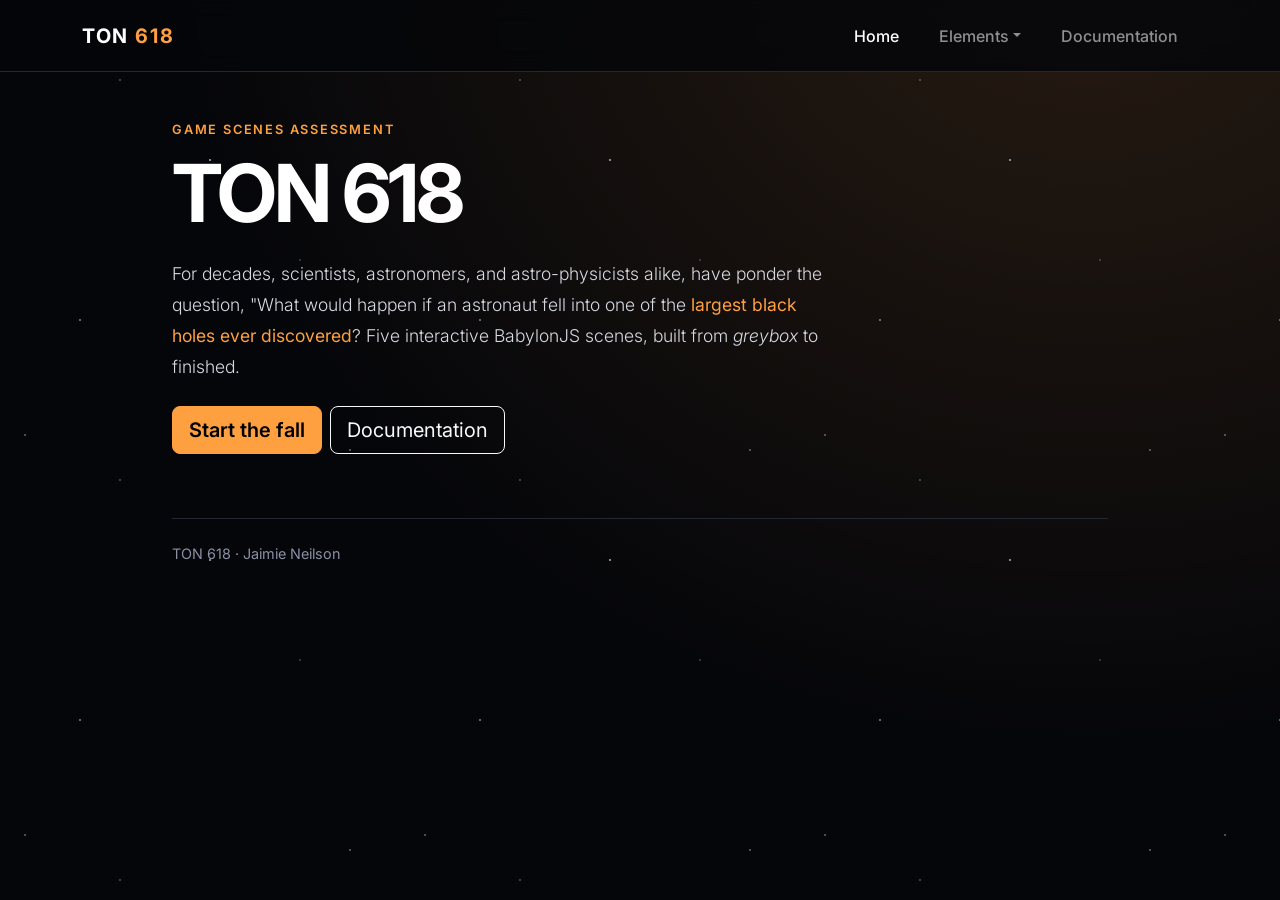
<file: index.html>
﻿<!DOCTYPE html>
<html lang="en" data-bs-theme="dark">
<head>
  <meta charset="UTF-8">
  <meta name="viewport" content="width=device-width, initial-scale=1.0">
  <meta name="description" content="TON 618: five interactive BabylonJS scenes following an astronaut falling into a supermassive black hole.">
  <title>Home | TON 618</title>
  <!-- Bootstrap: the CSS framework that handles the layout, menu and buttons -->
  <link rel="stylesheet" href="https://cdn.jsdelivr.net/npm/bootstrap@5.3.3/dist/css/bootstrap.min.css">
  <!-- Our own space theme. Loaded after Bootstrap so it can override it -->
  <link rel="stylesheet" href="styles.css">
</head>
<body>
  <!-- The menu is added here automatically by script.js -->
  <div id="site-nav"></div>

  <main class="content">
    <div class="container content__inner">

      <!-- ===== HERO: the first thing visitors see ===== -->
      <section>
        <p class="eyebrow">Game Scenes Assessment</p>
        <h1>TON 618</h1>
        <p class="lead">For decades, scientists, astronomers, and astro-physicists alike, have ponder the question, "What would happen if an astronaut fell into one of the <strong>largest black holes ever discovered</strong>? Five interactive BabylonJS scenes, built from <em>greybox</em> to finished.</p>
        <div class="d-flex flex-wrap gap-2 mt-4">
          <a href="element1.html" class="btn btn-accent btn-lg">Start the fall</a>
          <a href="documentation.html" class="btn btn-outline-light btn-lg">Documentation</a>
        </div>
      </section>

      <p class="page-footer">TON 618 · Jaimie Neilson</p>
    </div>
  </main>

  <!-- shared code (builds the menu), then Bootstrap's code (makes the menu work) -->
  <script src="script.js"></script>
  <script src="https://cdn.jsdelivr.net/npm/bootstrap@5.3.3/dist/js/bootstrap.bundle.min.js"></script>
</body>
</html>
</file>
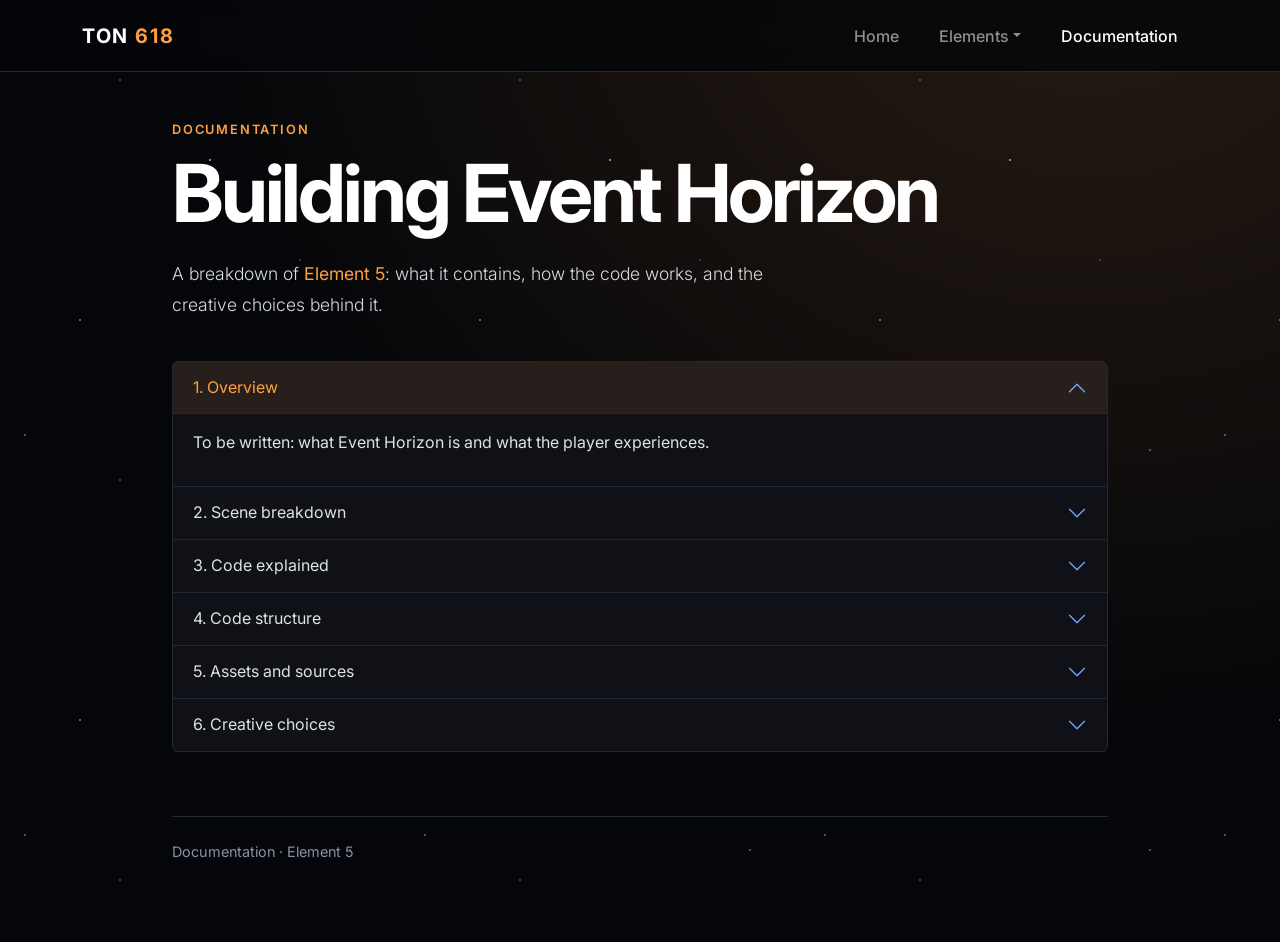
<file: documentation.html>
<!DOCTYPE html>
<html lang="en" data-bs-theme="dark">
<head>
  <meta charset="UTF-8">
  <meta name="viewport" content="width=device-width, initial-scale=1.0">
  <title>Documentation | TON 618</title>
  <!-- Bootstrap: the CSS framework that handles the layout, menu and buttons -->
  <link rel="stylesheet" href="https://cdn.jsdelivr.net/npm/bootstrap@5.3.3/dist/css/bootstrap.min.css">
  <!-- Our own space theme. Loaded after Bootstrap so it can override it -->
  <link rel="stylesheet" href="styles.css">
</head>
<body>
  <!-- The menu is added here automatically by script.js -->
  <div id="site-nav"></div>

  <main class="content">
    <div class="container content__inner">
      <p class="eyebrow">Documentation</p>
      <h1>Building Event Horizon</h1>
      <p class="lead">A breakdown of <strong>Element 5</strong>: what it contains, how the code works, and the creative choices behind it.</p>

      <!-- Bootstrap accordion: each section folds open when clicked, one at a time -->
      <div class="accordion" id="docsAccordion">

        <!-- Section 1: open by default -->
        <div class="accordion-item">
          <h2 class="accordion-header">
            <button class="accordion-button" type="button" data-bs-toggle="collapse" data-bs-target="#docs1" aria-expanded="true" aria-controls="docs1">1. Overview</button>
          </h2>
          <div id="docs1" class="accordion-collapse collapse show" data-bs-parent="#docsAccordion">
            <div class="accordion-body">
              <p>To be written: what Event Horizon is and what the player experiences.</p>
            </div>
          </div>
        </div>

        <!-- Section 2 -->
        <div class="accordion-item">
          <h2 class="accordion-header">
            <button class="accordion-button collapsed" type="button" data-bs-toggle="collapse" data-bs-target="#docs2" aria-expanded="false" aria-controls="docs2">2. Scene breakdown</button>
          </h2>
          <div id="docs2" class="accordion-collapse collapse" data-bs-parent="#docsAccordion">
            <div class="accordion-body">
              <p>To be written: the two scenes, and what triggers the switch between them.</p>
            </div>
          </div>
        </div>

        <!-- Section 3 -->
        <div class="accordion-item">
          <h2 class="accordion-header">
            <button class="accordion-button collapsed" type="button" data-bs-toggle="collapse" data-bs-target="#docs3" aria-expanded="false" aria-controls="docs3">3. Code explained</button>
          </h2>
          <div id="docs3" class="accordion-collapse collapse" data-bs-parent="#docsAccordion">
            <div class="accordion-body">
              <p>Example of the snippet format:</p>
              <pre class="code-snippet"><code>// The sky follows the camera, so space feels endless
skybox.infiniteDistance = true;</code></pre>
              <p>To be written: what each snippet does, and why it was written that way.</p>
            </div>
          </div>
        </div>

        <!-- Section 4 -->
        <div class="accordion-item">
          <h2 class="accordion-header">
            <button class="accordion-button collapsed" type="button" data-bs-toggle="collapse" data-bs-target="#docs4" aria-expanded="false" aria-controls="docs4">4. Code structure</button>
          </h2>
          <div id="docs4" class="accordion-collapse collapse" data-bs-parent="#docsAccordion">
            <div class="accordion-body">
              <p>To be written: how the code is organised into files and functions, and why.</p>
            </div>
          </div>
        </div>

        <!-- Section 5 -->
        <div class="accordion-item">
          <h2 class="accordion-header">
            <button class="accordion-button collapsed" type="button" data-bs-toggle="collapse" data-bs-target="#docs5" aria-expanded="false" aria-controls="docs5">5. Assets and sources</button>
          </h2>
          <div id="docs5" class="accordion-collapse collapse" data-bs-parent="#docsAccordion">
            <div class="accordion-body">
              <!-- Bootstrap table. "table-responsive" lets it scroll sideways on phones -->
              <div class="table-responsive">
                <table class="table">
                  <thead>
                    <tr><th>Asset</th><th>Type</th><th>Source</th><th>Licence</th></tr>
                  </thead>
                  <tbody>
                    <tr><td>To be added</td><td>-</td><td>-</td><td>-</td></tr>
                  </tbody>
                </table>
              </div>
            </div>
          </div>
        </div>

        <!-- Section 6 -->
        <div class="accordion-item">
          <h2 class="accordion-header">
            <button class="accordion-button collapsed" type="button" data-bs-toggle="collapse" data-bs-target="#docs6" aria-expanded="false" aria-controls="docs6">6. Creative choices</button>
          </h2>
          <div id="docs6" class="accordion-collapse collapse" data-bs-parent="#docsAccordion">
            <div class="accordion-body">
              <p>To be written: the mood, the lighting and audio decisions, and the greybox-to-finished journey.</p>
            </div>
          </div>
        </div>

      </div>

      <p class="page-footer">Documentation · Element 5</p>
    </div>
  </main>

  <!-- Our shared code (builds the menu), then Bootstrap's code (makes the menu work) -->
  <script src="script.js"></script>
  <script src="https://cdn.jsdelivr.net/npm/bootstrap@5.3.3/dist/js/bootstrap.bundle.min.js"></script>
</body>
</html>
</file>
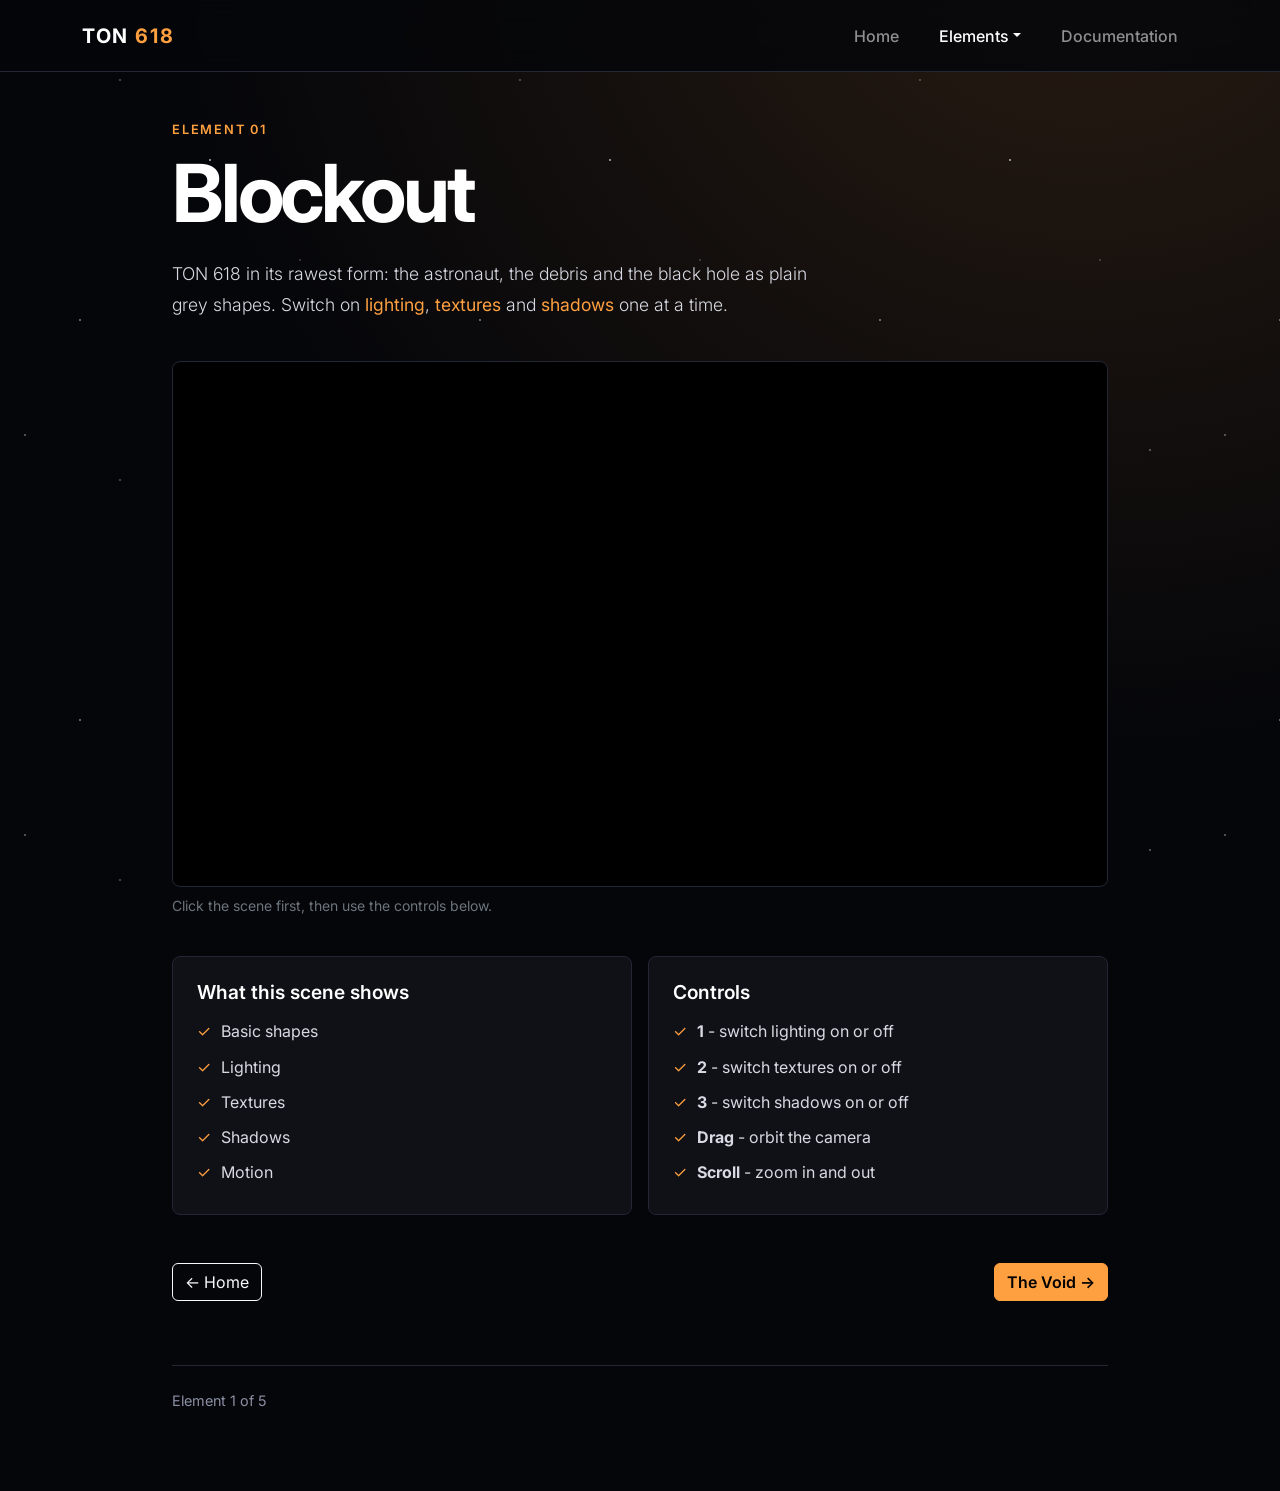
<file: element1.html>
<!DOCTYPE html>
<html lang="en" data-bs-theme="dark">
<head>
  <meta charset="UTF-8">
  <meta name="viewport" content="width=device-width, initial-scale=1.0">
  <title>Element 1 - Blockout | TON 618</title>
  <!-- Bootstrap: the CSS framework that handles the layout, menu and buttons -->
  <link rel="stylesheet" href="https://cdn.jsdelivr.net/npm/bootstrap@5.3.3/dist/css/bootstrap.min.css">
  <!-- Our own space theme. Loaded after Bootstrap so it can override it -->
  <link rel="stylesheet" href="styles.css">
</head>
<body>
  <!-- The menu is added here automatically by script.js -->
  <div id="site-nav"></div>

  <main class="content">
    <div class="container content__inner">
      <p class="eyebrow">Element 01</p>
      <h1>Blockout</h1>
      <p class="lead">TON 618 in its rawest form: the astronaut, the debris and the black hole as plain grey shapes. Switch on <strong>lighting</strong>, <strong>textures</strong> and <strong>shadows</strong> one at a time.</p>

      <!-- The BabylonJS scene is drawn on this canvas.
           tabindex="0" lets the canvas be clicked into, so it can listen to the keyboard -->
      <div class="scene-frame">
        <canvas id="renderCanvas" tabindex="0" aria-label="Interactive 3D scene: an astronaut drifting near the black hole TON 618"></canvas>
      </div>
      <p class="text-secondary small mt-2">Click the scene first, then use the controls below.</p>

      <!-- Two panels side by side on wide screens, stacked on phones -->
      <div class="row g-3 mt-4">
        <div class="col-md-6">
          <div class="info-card">
            <h2>What this scene shows</h2>
            <ul class="checklist">
              <li>Basic shapes</li>
              <li>Lighting</li>
              <li>Textures</li>
              <li>Shadows</li>
              <li>Motion</li>
            </ul>
          </div>
        </div>
        <div class="col-md-6">
          <div class="info-card">
            <h2>Controls</h2>
            <ul class="checklist">
              <li><strong>1</strong> - switch lighting on or off</li>
              <li><strong>2</strong> - switch textures on or off</li>
              <li><strong>3</strong> - switch shadows on or off</li>
              <li><strong>Drag</strong> - orbit the camera</li>
              <li><strong>Scroll</strong> - zoom in and out</li>
            </ul>
          </div>
        </div>
      </div>

      <!-- Previous and next page buttons -->
      <nav class="element-pager" aria-label="Element navigation">
        <a href="index.html" class="btn btn-outline-light">← Home</a>
        <a href="element2.html" class="btn btn-accent">The Void →</a>
      </nav>

      <p class="page-footer">Element 1 of 5</p>
    </div>
  </main>

  <!-- Our shared code (builds the menu), then Bootstrap's code (makes the menu work) -->
  <script src="script.js"></script>
  <script src="https://cdn.jsdelivr.net/npm/bootstrap@5.3.3/dist/js/bootstrap.bundle.min.js"></script>

  <!-- BabylonJS: the 3D engine, loaded from Babylon's own website -->
  <script src="https://cdn.babylonjs.com/babylon.js"></script>
  <!-- Our Scene 1 code. It must load AFTER Babylon, because it uses it -->
  <script src="scenes/scene1.js"></script>
</body>
</html>
</file>
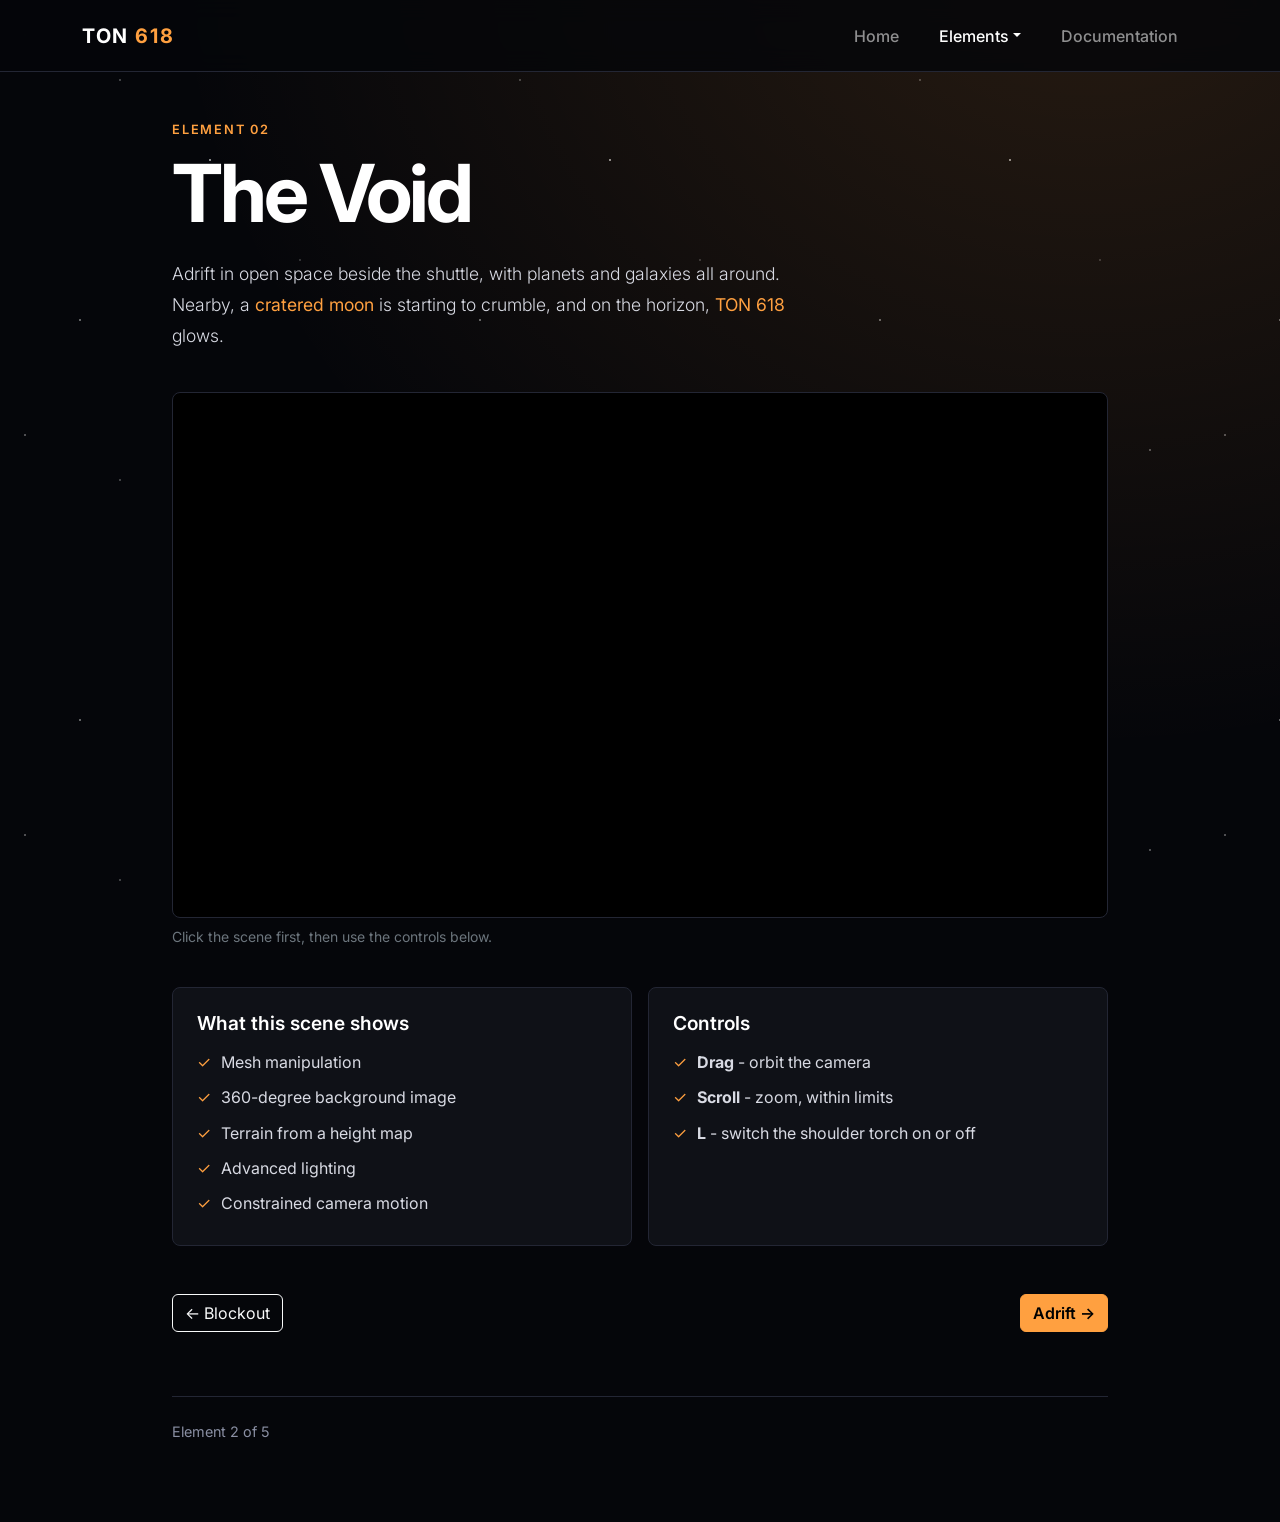
<file: element2.html>
<!DOCTYPE html>
<html lang="en" data-bs-theme="dark">
<head>
  <meta charset="UTF-8">
  <meta name="viewport" content="width=device-width, initial-scale=1.0">
  <title>Element 2 - The Void | TON 618</title>
  <!-- Bootstrap: the CSS framework that handles the layout, menu and buttons -->
  <link rel="stylesheet" href="https://cdn.jsdelivr.net/npm/bootstrap@5.3.3/dist/css/bootstrap.min.css">
  <!-- Our own space theme. Loaded after Bootstrap so it can override it -->
  <link rel="stylesheet" href="styles.css">
</head>
<body>
  <!-- The menu is added here automatically by script.js -->
  <div id="site-nav"></div>

  <main class="content">
    <div class="container content__inner">
      <p class="eyebrow">Element 02</p>
      <h1>The Void</h1>
      <p class="lead">Adrift in open space beside the shuttle, with planets and galaxies all around. Nearby, a <strong>cratered moon</strong> is starting to crumble, and on the horizon, <strong>TON 618</strong> glows.</p>

      <!-- The BabylonJS scene is drawn on this canvas.
           tabindex="0" lets the canvas be clicked into, so it can listen to the keyboard -->
      <div class="scene-frame">
        <canvas id="renderCanvas" tabindex="0" aria-label="Interactive 3D scene: an astronaut floating in space near a crumbling moon and the black hole TON 618"></canvas>
      </div>
      <p class="text-secondary small mt-2">Click the scene first, then use the controls below.</p>

      <!-- Two panels side by side on wide screens, stacked on phones -->
      <div class="row g-3 mt-4">
        <div class="col-md-6">
          <div class="info-card">
            <h2>What this scene shows</h2>
            <ul class="checklist">
              <li>Mesh manipulation</li>
              <li>360-degree background image</li>
              <li>Terrain from a height map</li>
              <li>Advanced lighting</li>
              <li>Constrained camera motion</li>
            </ul>
          </div>
        </div>
        <div class="col-md-6">
          <div class="info-card">
            <h2>Controls</h2>
            <ul class="checklist">
              <li><strong>Drag</strong> - orbit the camera</li>
              <li><strong>Scroll</strong> - zoom, within limits</li>
              <li><strong>L</strong> - switch the shoulder torch on or off</li>
            </ul>
          </div>
        </div>
      </div>

      <!-- Previous and next page buttons -->
      <nav class="element-pager" aria-label="Element navigation">
        <a href="element1.html" class="btn btn-outline-light">← Blockout</a>
        <a href="element3.html" class="btn btn-accent">Adrift →</a>
      </nav>

      <p class="page-footer">Element 2 of 5</p>
    </div>
  </main>

  <!-- Our shared code (builds the menu), then Bootstrap's code (makes the menu work) -->
  <script src="script.js"></script>
  <script src="https://cdn.jsdelivr.net/npm/bootstrap@5.3.3/dist/js/bootstrap.bundle.min.js"></script>

  <!-- BabylonJS: the 3D engine, loaded from Babylon's own website -->
  <script src="https://cdn.babylonjs.com/babylon.js"></script>
  <!-- Our Scene 2 code. It must load AFTER Babylon, because it uses it -->
  <script src="scenes/scene2.js"></script>
</body>
</html>
</file>
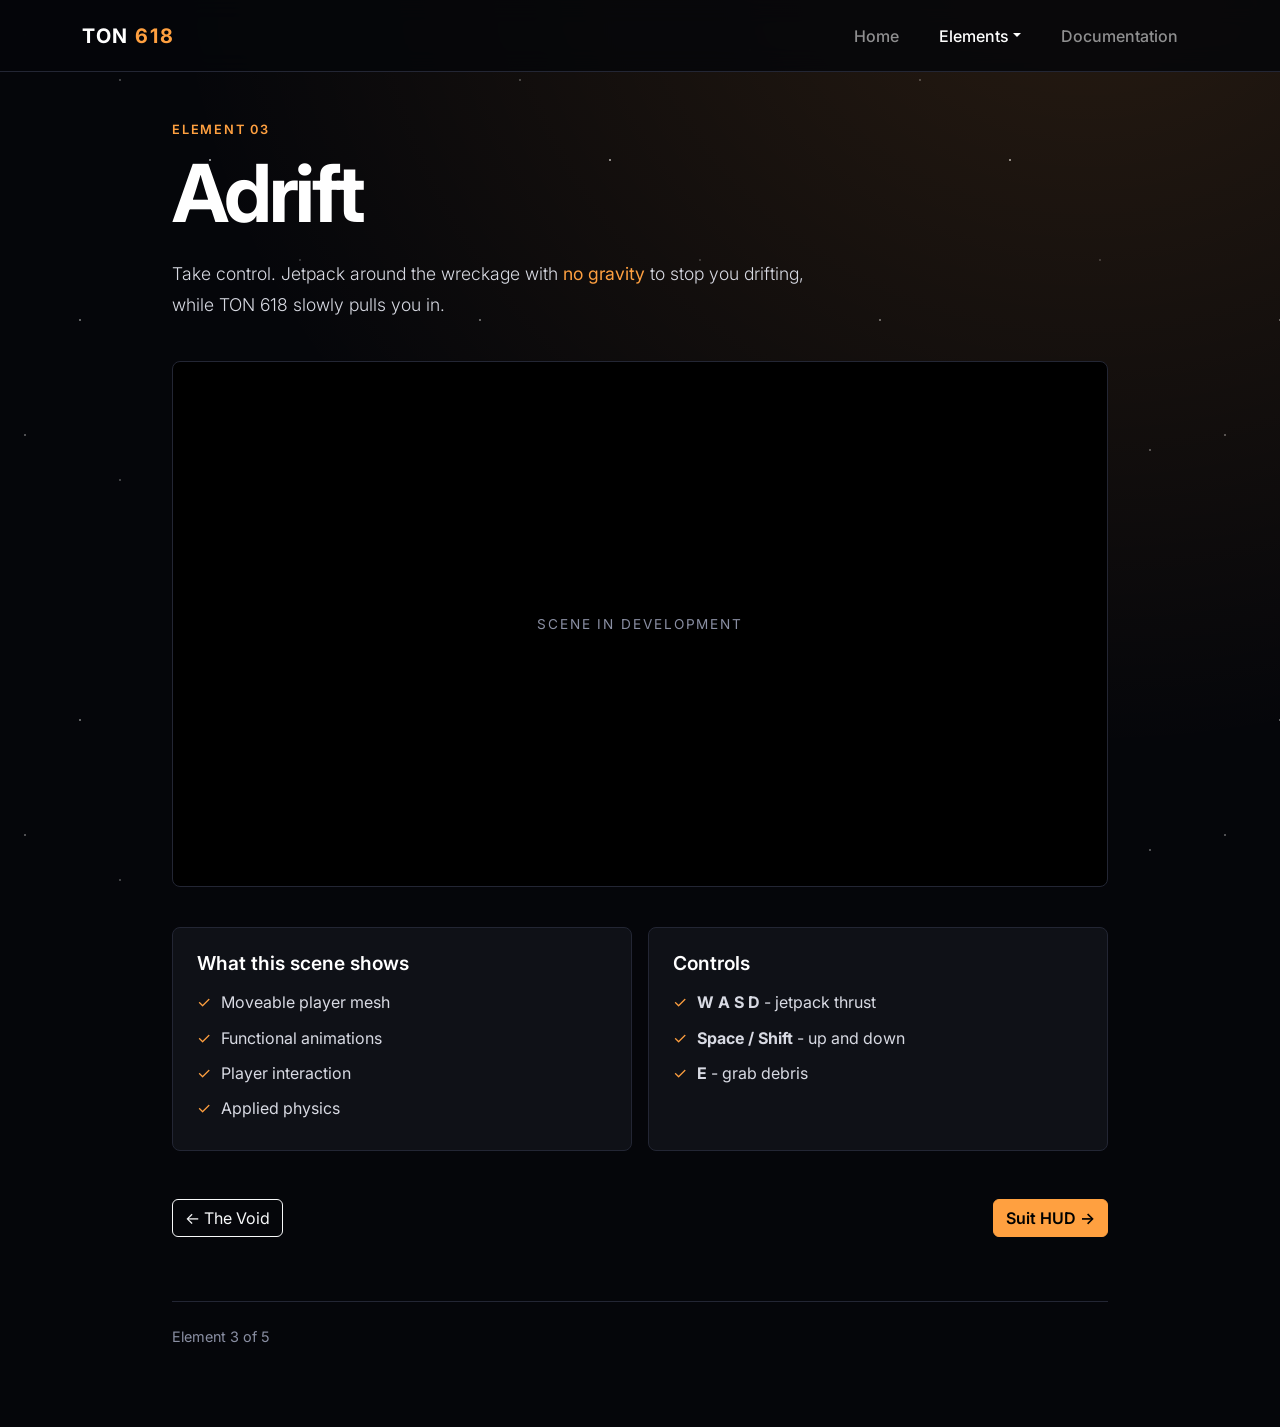
<file: element3.html>
<!DOCTYPE html>
<html lang="en" data-bs-theme="dark">
<head>
  <meta charset="UTF-8">
  <meta name="viewport" content="width=device-width, initial-scale=1.0">
  <title>Element 3 - Adrift | TON 618</title>
  <!-- Bootstrap: the CSS framework that handles the layout, menu and buttons -->
  <link rel="stylesheet" href="https://cdn.jsdelivr.net/npm/bootstrap@5.3.3/dist/css/bootstrap.min.css">
  <!-- Our own space theme. Loaded after Bootstrap so it can override it -->
  <link rel="stylesheet" href="styles.css">
</head>
<body>
  <!-- The menu is added here automatically by script.js -->
  <div id="site-nav"></div>

  <main class="content">
    <div class="container content__inner">
      <p class="eyebrow">Element 03</p>
      <h1>Adrift</h1>
      <p class="lead">Take control. Jetpack around the wreckage with <strong>no gravity</strong> to stop you drifting, while TON 618 slowly pulls you in.</p>

      <!-- The BabylonJS scene will be drawn inside this frame later -->
      <div class="scene-frame">
        <p class="scene-placeholder">Scene in development</p>
      </div>

      <!-- Two panels side by side on wide screens, stacked on phones -->
      <div class="row g-3 mt-4">
        <div class="col-md-6">
          <div class="info-card">
            <h2>What this scene shows</h2>
            <ul class="checklist">
              <li>Moveable player mesh</li>
              <li>Functional animations</li>
              <li>Player interaction</li>
              <li>Applied physics</li>
            </ul>
          </div>
        </div>
        <div class="col-md-6">
          <div class="info-card">
            <h2>Controls</h2>
            <ul class="checklist">
              <li><strong>W A S D</strong> - jetpack thrust</li>
              <li><strong>Space / Shift</strong> - up and down</li>
              <li><strong>E</strong> - grab debris</li>
            </ul>
          </div>
        </div>
      </div>

      <!-- Previous and next page buttons -->
      <nav class="element-pager" aria-label="Element navigation">
        <a href="element2.html" class="btn btn-outline-light">← The Void</a>
        <a href="element4.html" class="btn btn-accent">Suit HUD →</a>
      </nav>

      <p class="page-footer">Element 3 of 5</p>
    </div>
  </main>

  <!-- Our shared code (builds the menu), then Bootstrap's code (makes the menu work) -->
  <script src="script.js"></script>
  <script src="https://cdn.jsdelivr.net/npm/bootstrap@5.3.3/dist/js/bootstrap.bundle.min.js"></script>
</body>
</html>
</file>
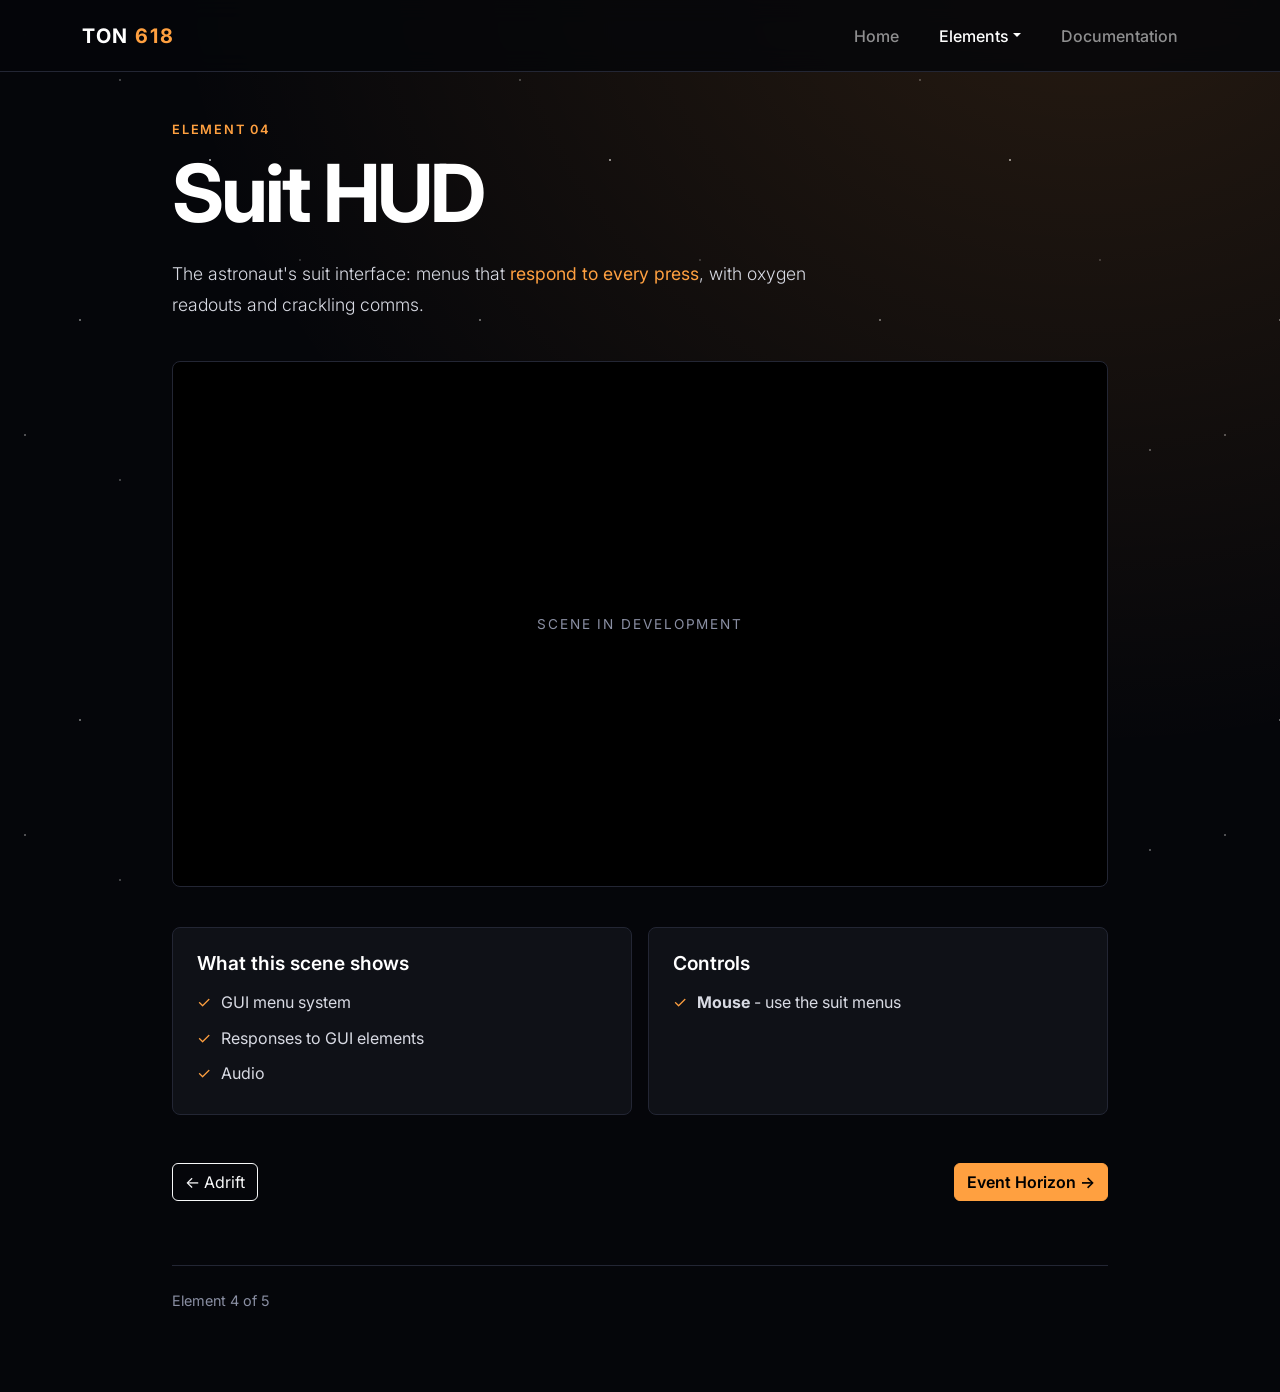
<file: element4.html>
<!DOCTYPE html>
<html lang="en" data-bs-theme="dark">
<head>
  <meta charset="UTF-8">
  <meta name="viewport" content="width=device-width, initial-scale=1.0">
  <title>Element 4 - Suit HUD | TON 618</title>
  <!-- Bootstrap: the CSS framework that handles the layout, menu and buttons -->
  <link rel="stylesheet" href="https://cdn.jsdelivr.net/npm/bootstrap@5.3.3/dist/css/bootstrap.min.css">
  <!-- Our own space theme. Loaded after Bootstrap so it can override it -->
  <link rel="stylesheet" href="styles.css">
</head>
<body>
  <!-- The menu is added here automatically by script.js -->
  <div id="site-nav"></div>

  <main class="content">
    <div class="container content__inner">
      <p class="eyebrow">Element 04</p>
      <h1>Suit HUD</h1>
      <p class="lead">The astronaut's suit interface: menus that <strong>respond to every press</strong>, with oxygen readouts and crackling comms.</p>

      <!-- The BabylonJS scene will be drawn inside this frame later -->
      <div class="scene-frame">
        <p class="scene-placeholder">Scene in development</p>
      </div>

      <!-- Two panels side by side on wide screens, stacked on phones -->
      <div class="row g-3 mt-4">
        <div class="col-md-6">
          <div class="info-card">
            <h2>What this scene shows</h2>
            <ul class="checklist">
              <li>GUI menu system</li>
              <li>Responses to GUI elements</li>
              <li>Audio</li>
            </ul>
          </div>
        </div>
        <div class="col-md-6">
          <div class="info-card">
            <h2>Controls</h2>
            <ul class="checklist">
              <li><strong>Mouse</strong> - use the suit menus</li>
            </ul>
          </div>
        </div>
      </div>

      <!-- Previous and next page buttons -->
      <nav class="element-pager" aria-label="Element navigation">
        <a href="element3.html" class="btn btn-outline-light">← Adrift</a>
        <a href="element5.html" class="btn btn-accent">Event Horizon →</a>
      </nav>

      <p class="page-footer">Element 4 of 5</p>
    </div>
  </main>

  <!-- Our shared code (builds the menu), then Bootstrap's code (makes the menu work) -->
  <script src="script.js"></script>
  <script src="https://cdn.jsdelivr.net/npm/bootstrap@5.3.3/dist/js/bootstrap.bundle.min.js"></script>
</body>
</html>
</file>
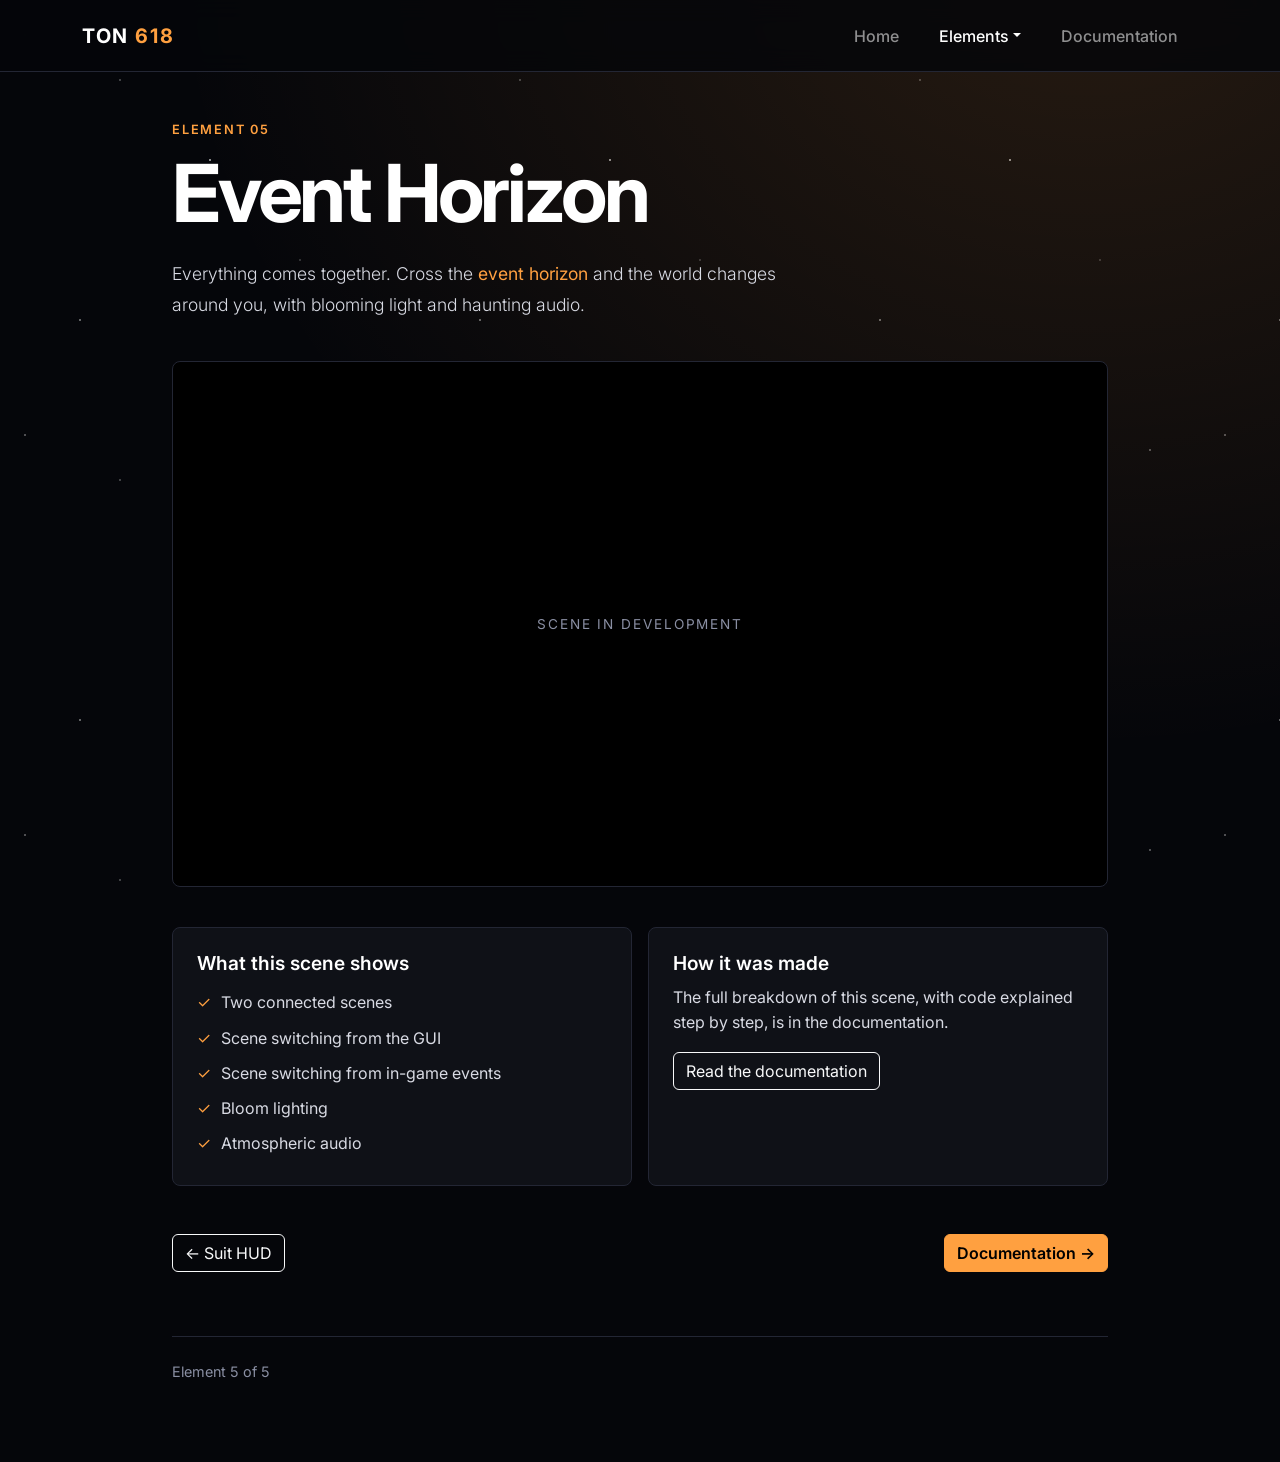
<file: element5.html>
<!DOCTYPE html>
<html lang="en" data-bs-theme="dark">
<head>
  <meta charset="UTF-8">
  <meta name="viewport" content="width=device-width, initial-scale=1.0">
  <title>Element 5 - Event Horizon | TON 618</title>
  <!-- Bootstrap: the CSS framework that handles the layout, menu and buttons -->
  <link rel="stylesheet" href="https://cdn.jsdelivr.net/npm/bootstrap@5.3.3/dist/css/bootstrap.min.css">
  <!-- Our own space theme. Loaded after Bootstrap so it can override it -->
  <link rel="stylesheet" href="styles.css">
</head>
<body>
  <!-- The menu is added here automatically by script.js -->
  <div id="site-nav"></div>

  <main class="content">
    <div class="container content__inner">
      <p class="eyebrow">Element 05</p>
      <h1>Event Horizon</h1>
      <p class="lead">Everything comes together. Cross the <strong>event horizon</strong> and the world changes around you, with blooming light and haunting audio.</p>

      <!-- The BabylonJS scene will be drawn inside this frame later -->
      <div class="scene-frame">
        <p class="scene-placeholder">Scene in development</p>
      </div>

      <!-- Two panels side by side on wide screens, stacked on phones -->
      <div class="row g-3 mt-4">
        <div class="col-md-6">
          <div class="info-card">
            <h2>What this scene shows</h2>
            <ul class="checklist">
              <li>Two connected scenes</li>
              <li>Scene switching from the GUI</li>
              <li>Scene switching from in-game events</li>
              <li>Bloom lighting</li>
              <li>Atmospheric audio</li>
            </ul>
          </div>
        </div>
        <div class="col-md-6">
          <div class="info-card">
            <h2>How it was made</h2>
            <p>The full breakdown of this scene, with code explained step by step, is in the documentation.</p>
            <a href="documentation.html" class="btn btn-outline-light mt-3">Read the documentation</a>
          </div>
        </div>
      </div>

      <!-- Previous and next page buttons -->
      <nav class="element-pager" aria-label="Element navigation">
        <a href="element4.html" class="btn btn-outline-light">← Suit HUD</a>
        <a href="documentation.html" class="btn btn-accent">Documentation →</a>
      </nav>

      <p class="page-footer">Element 5 of 5</p>
    </div>
  </main>

  <!-- Our shared code (builds the menu), then Bootstrap's code (makes the menu work) -->
  <script src="script.js"></script>
  <script src="https://cdn.jsdelivr.net/npm/bootstrap@5.3.3/dist/js/bootstrap.bundle.min.js"></script>
</body>
</html>
</file>
<file: styles.css>
/* =====================================================
   styles.css - our own look for the site.
   Bootstrap handles the layout; this file adds the space theme.
   ===================================================== */

/* Load the Inter font. This line MUST stay at the very top of the file to work. */
@import url("https://fonts.googleapis.com/css2?family=Inter:wght@400;500;600;700&display=swap");

/* ----- Colours and settings used across the whole site ----- */
/* Change a value here and it updates everywhere it is used */
:root {
  --color-background: #05060a;              /* near-black, like deep space */
  --color-surface: #0f1117;                 /* background of cards and panels */
  --color-border: #232634;                  /* thin outlines around panels */
  --color-text: #d8dae3;                    /* main text colour */
  --color-muted: #8a8fa3;                   /* quieter text, like footers */
  --color-primary: #ffa040;                 /* accent colour: the black hole's glowing disk */
  --color-primary-glow: rgba(255, 160, 64, 0.35); /* soft version of the accent, used for glows */
  --navbar-height: 72px;
  --border-radius: 8px;
  --transition-speed: 0.6s;
}

/* Every box includes its padding and border in its size, which makes layouts predictable */
*, *::before, *::after {
  box-sizing: border-box;
}

/* Scroll smoothly when jumping around the page */
html {
  scroll-behavior: smooth;
}

/* ----- The page background: a starfield made from tiny dots, no image needed ----- */
body {
  margin: 0;
  min-height: 100vh;
  font-family: "Inter", -apple-system, sans-serif;
  color: var(--color-text);
  background-color: var(--color-background);
  background-image:
    radial-gradient(ellipse at 85% -10%, rgba(255, 160, 64, 0.14), transparent 60%), /* faint orange glow, top right */
    radial-gradient(1px 1px at 25px 35px, #ffffff, transparent),                      /* stars... */
    radial-gradient(1px 1px at 120px 80px, rgba(255, 255, 255, 0.8), transparent),
    radial-gradient(1.5px 1.5px at 210px 160px, #ffffff, transparent),
    radial-gradient(1px 1px at 300px 260px, rgba(255, 255, 255, 0.6), transparent),
    radial-gradient(1px 1px at 350px 50px, #ffffff, transparent),
    radial-gradient(1.5px 1.5px at 80px 320px, rgba(255, 255, 255, 0.7), transparent);
  background-size: 100% 100%, 400px 400px, 400px 400px, 400px 400px, 400px 400px, 400px 400px, 400px 400px;
  background-repeat: no-repeat, repeat, repeat, repeat, repeat, repeat, repeat;
  background-attachment: fixed; /* the stars stay still while the page scrolls over them */
}

/* Links use the surrounding text colour and have no underline */
a {
  color: inherit;
  text-decoration: none;
}

/* =====================================================
   MENU (navigation bar)
   ===================================================== */

/* The bar across the top. These "--bs-" settings adjust Bootstrap's own menu colours */
.site-navbar {
  min-height: var(--navbar-height);
  background: rgba(5, 6, 10, 0.85);
  backdrop-filter: blur(12px); /* blurs whatever scrolls underneath the bar */
  border-bottom: 1px solid var(--color-border);
  --bs-navbar-color: var(--color-text);
  --bs-navbar-hover-color: #ffffff;
  --bs-navbar-active-color: #ffffff;
  --bs-navbar-nav-link-padding-x: 1.25rem;
}

/* The "TON 618" name on the left */
.site-navbar .navbar-brand {
  font-weight: 700;
  letter-spacing: 0.08em;
}

/* Makes the "618" part of the name glow in the accent colour */
.site-navbar .navbar-brand span {
  color: var(--color-primary);
}

/* Each menu link */
.site-navbar .nav-link {
  position: relative; /* lets the animated outline sit exactly on top of the link */
  font-weight: 500;
  transition: color var(--transition-speed) ease;
}

/* The drop-down lists (Elements and More) */
.site-navbar .dropdown-menu {
  --bs-dropdown-bg: var(--color-surface);
  --bs-dropdown-border-color: var(--color-border);
  --bs-dropdown-link-hover-bg: rgba(255, 160, 64, 0.12);
  --bs-dropdown-link-active-bg: var(--color-primary);
  --bs-dropdown-link-active-color: #000000;
}

/* The animated outline is hidden on small screens */
.animated-border-svg {
  display: none;
}

/* On wider screens, show the outline that "draws" itself around a link on hover */
@media (min-width: 992px) {
  .animated-border-svg {
    display: block;
    position: absolute;
    inset: 0;
    width: 100%;
    height: 100%;
    pointer-events: none; /* clicks pass straight through it to the link */
  }

  .animated-border-svg rect {
    fill: none;
    stroke: var(--color-primary);
    stroke-width: 2px;
    vector-effect: non-scaling-stroke; /* keeps the line the same thickness on wide and narrow links */
    stroke-dasharray: 1000;            /* these two lines hide the outline... */
    stroke-dashoffset: 1000;
    transition: stroke-dashoffset var(--transition-speed) ease-in-out;
  }

  /* ...and this reveals it when hovered, focused, or a drop-down is open */
  .nav-link:hover .animated-border-svg rect,
  .nav-link:focus-visible .animated-border-svg rect,
  .nav-link.show .animated-border-svg rect {
    stroke-dashoffset: 0;
  }
}

/* =====================================================
   PAGE CONTENT
   ===================================================== */

/* Space at the top so the content isn't hidden behind the fixed menu */
.content {
  min-height: 100vh;
  padding: calc(var(--navbar-height) + 3rem) 0 4rem;
}

/* Stops lines of text getting too wide to read comfortably */
.content__inner {
  max-width: 960px;
}

/* The small coloured label above each page title */
.eyebrow {
  margin: 0 0 0.75rem;
  color: var(--color-primary);
  font-size: 0.8rem;
  font-weight: 600;
  letter-spacing: 0.14em;
  text-transform: uppercase;
}

/* Big page titles. "clamp" grows the text with the screen, within limits */
h1 {
  margin: 0;
  font-size: clamp(2.5rem, 8vw, 5rem);
  font-weight: 700;
  line-height: 1.05;
  letter-spacing: -0.04em;
  color: #ffffff;
}

/* Section headings within a page */
.section-title {
  margin-bottom: 1.25rem;
  font-size: 1.5rem;
  font-weight: 600;
  color: #ffffff;
}

/* The short introduction under a page title */
.lead {
  max-width: 650px;
  margin: 1.5rem 0 0;
  font-size: 1.1rem;
  line-height: 1.75;
  color: var(--color-text);
}

/* Bold words inside the introduction glow in the accent colour to draw the eye */
.lead strong {
  color: var(--color-primary);
}

/* Orange button used for the main actions */
.btn-accent {
  --bs-btn-bg: var(--color-primary);
  --bs-btn-color: #000000;
  --bs-btn-border-color: var(--color-primary);
  --bs-btn-hover-bg: #ffb566;
  --bs-btn-hover-color: #000000;
  --bs-btn-hover-border-color: #ffb566;
  font-weight: 600;
}

/* =====================================================
   CARDS AND PANELS
   ===================================================== */

/* A dark panel with a thin outline */
.info-card {
  display: block;
  height: 100%;
  padding: 1.5rem;
  border: 1px solid var(--color-border);
  border-radius: var(--border-radius);
  background: var(--color-surface);
}

.info-card h2,
.info-card h3 {
  margin: 0 0 0.6rem;
  font-size: 1.2rem;
  font-weight: 600;
  color: #ffffff;
}

.info-card p {
  margin: 0;
  line-height: 1.6;
}

/* The "01", "02" numbers on cards */
.info-card__number {
  display: block;
  margin-bottom: 1rem;
  color: var(--color-primary);
  font-size: 0.9rem;
}

/* Cards that are links lift and glow when hovered */
.element-card {
  transition: border-color 0.3s ease, box-shadow 0.3s ease, transform 0.3s ease;
}

.element-card:hover,
.element-card:focus-visible {
  border-color: var(--color-primary);
  box-shadow: 0 0 24px var(--color-primary-glow);
  transform: translateY(-2px);
}

/* A list with orange ticks instead of bullet points */
.checklist {
  list-style: none;
  margin: 0;
  padding: 0;
}

.checklist li {
  padding: 0.35rem 0;
}

.checklist li::before {
  content: "✓";
  margin-right: 0.6rem;
  color: var(--color-primary);
}

/* The round profile photo */
.profile-pic {
  width: 72px;
  height: 72px;
  border-radius: 50%;
  object-fit: cover; /* fills the circle without stretching the photo */
  border: 2px solid var(--color-primary);
}

/* =====================================================
   SCENE AREA (where each BabylonJS scene will appear)
   ===================================================== */

/* A widescreen (16:9) black frame for the scene */
.scene-frame {
  display: grid;
  place-items: center;
  aspect-ratio: 16 / 9;
  margin-top: 2.5rem;
  overflow: hidden;
  border: 1px solid var(--color-border);
  border-radius: var(--border-radius);
  background: #000000;
}

/* The BabylonJS canvas will fill the whole frame */
.scene-frame canvas {
  display: block;
  width: 100%;
  height: 100%;
  outline: none;
  touch-action: none; /* stops the page scrolling when dragging inside the scene */
}

/* "Scene in development" text shown until the scene is built */
.scene-placeholder {
  margin: 0;
  color: var(--color-muted);
  font-size: 0.85rem;
  letter-spacing: 0.14em;
  text-transform: uppercase;
}

/* Previous and Next buttons at the bottom of element pages */
.element-pager {
  display: flex;
  justify-content: space-between;
  gap: 1rem;
  margin-top: 3rem;
}

/* =====================================================
   DOCUMENTATION
   ===================================================== */

/* The fold-out sections, recoloured to match the theme */
.accordion {
  --bs-accordion-bg: var(--color-surface);
  --bs-accordion-border-color: var(--color-border);
  --bs-accordion-active-bg: rgba(255, 160, 64, 0.1);
  --bs-accordion-active-color: var(--color-primary);
  --bs-accordion-btn-focus-box-shadow: 0 0 0 0.2rem var(--color-primary-glow);
  margin-top: 2.5rem;
}

/* Boxes that display code examples */
.code-snippet {
  margin: 1rem 0;
  padding: 1rem;
  overflow-x: auto; /* long lines scroll sideways instead of breaking the layout */
  border: 1px solid var(--color-border);
  border-radius: var(--border-radius);
  background: #000000;
  font-size: 0.9rem;
}

.code-snippet code {
  color: #ffd2a3;
}

/* Tables sit on the panel colour rather than their own background */
.table {
  --bs-table-bg: transparent;
}

/* =====================================================
   FOOTER AND BACK-TO-TOP BUTTON
   ===================================================== */

.page-footer {
  margin-top: 4rem;
  padding-top: 1.5rem;
  border-top: 1px solid var(--color-border);
  color: var(--color-muted);
  font-size: 0.9rem;
}

/* Round button in the bottom-right corner. Hidden until you scroll down */
.back-to-top {
  position: fixed;
  right: 1.5rem;
  bottom: 1.5rem;
  z-index: 1000;
  width: 48px;
  height: 48px;
  border: 1px solid var(--color-primary);
  border-radius: 50%;
  background: var(--color-surface);
  color: var(--color-primary);
  font-size: 1.2rem;
  opacity: 0;
  visibility: hidden;
  transition: opacity 0.3s ease, visibility 0.3s ease, box-shadow 0.3s ease;
}

/* script.js adds this class when the page has been scrolled */
.back-to-top.is-visible {
  opacity: 1;
  visibility: visible;
}

.back-to-top:hover {
  box-shadow: 0 0 20px var(--color-primary-glow);
}

/* Turns off animations for visitors who have asked their device for reduced motion */
@media (prefers-reduced-motion: reduce) {
  html {
    scroll-behavior: auto;
  }

  .animated-border-svg rect,
  .element-card,
  .back-to-top {
    transition: none;
  }
}
</file>
